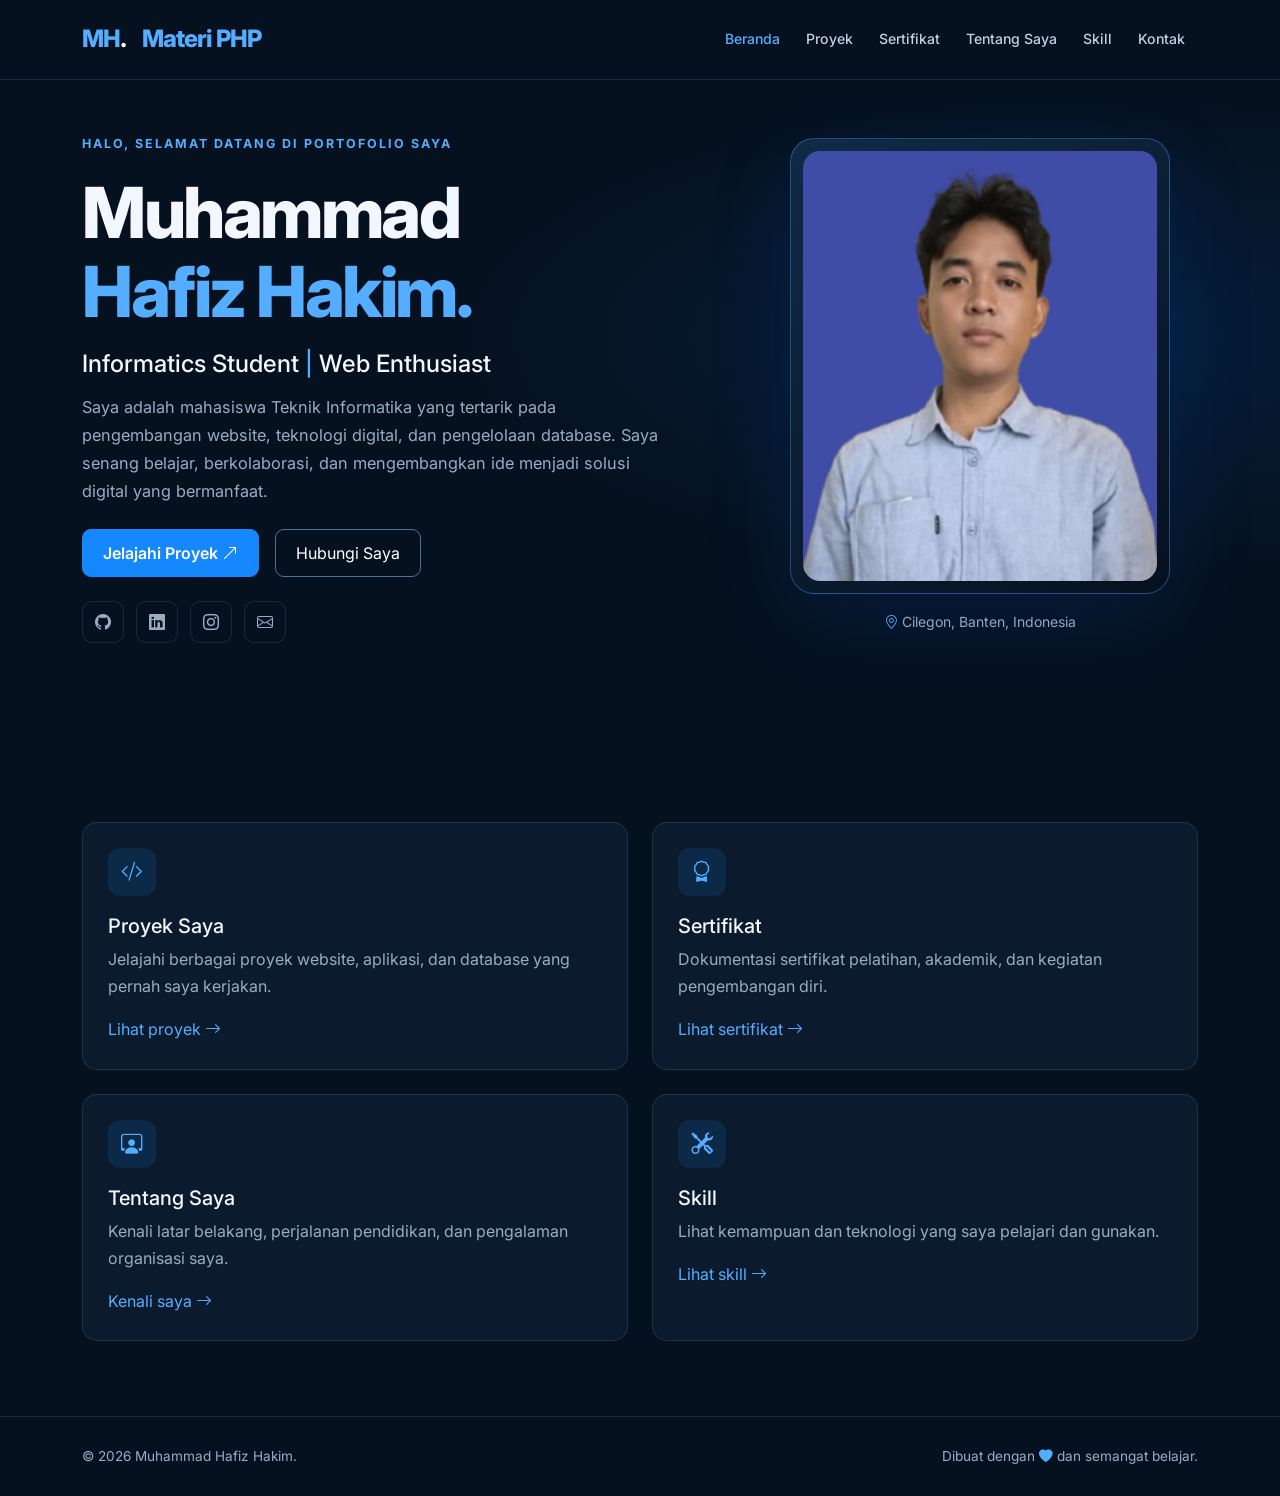
<file: index.html>
<!DOCTYPE html>
<html lang="id">
<head>
  <meta charset="UTF-8">
  <meta name="viewport" content="width=device-width, initial-scale=1">
  <meta name="description" content="Portofolio Muhammad Hafiz Hakim, mahasiswa Teknik Informatika dan pengembang web.">
  <title>Hafiz Hakim | Personal Portfolio</title>
  <link href="https://cdn.jsdelivr.net/npm/bootstrap@5.3.3/dist/css/bootstrap.min.css" rel="stylesheet">
  <link href="https://cdn.jsdelivr.net/npm/bootstrap-icons@1.11.3/font/bootstrap-icons.min.css" rel="stylesheet">
  <link href="css/style.css" rel="stylesheet">
</head>
<body>

<nav class="navbar navbar-expand-lg fixed-top">
  <div class="container">
    <a class="navbar-brand" href="index.html">MH<span class="brand-dot">.</span></a> <a class="navbar-brand d-none d-lg-inline" href="https://andhaf.my.id/php/index.php">Materi PHP</a>
    <button class="navbar-toggler bg-light" data-bs-toggle="collapse" data-bs-target="#navMenu" aria-label="Buka navigasi">
      <span class="navbar-toggler-icon"></span>
    </button>
    <div class="collapse navbar-collapse" id="navMenu">
      <ul class="navbar-nav ms-auto align-items-lg-center">
        <li class="nav-item"><a class="nav-link" data-page="index.html" href="index.html">Beranda</a></li>
        <li class="nav-item"><a class="nav-link" data-page="proyek.html" href="proyek.html">Proyek</a></li>
        <li class="nav-item"><a class="nav-link" data-page="sertifikat.html" href="sertifikat.html">Sertifikat</a></li>
        <li class="nav-item"><a class="nav-link" data-page="tentang.html" href="tentang.html">Tentang Saya</a></li>
        <li class="nav-item"><a class="nav-link" data-page="skill.html" href="skill.html">Skill</a></li>
        <li class="nav-item"><a class="nav-link" data-page="kontak.html" href="kontak.html">Kontak</a></li>
      </ul>
    </div>
  </div>
</nav>

<main>
  <section class="hero">
    <div class="container">
      <div class="row align-items-center g-5">
        <div class="col-lg-7 reveal">
          <span class="eyebrow">HALO, SELAMAT DATANG DI PORTOFOLIO SAYA</span>
          <h1>Muhammad<br><span class="text-blue">Hafiz Hakim.</span></h1>
          <h4 class="mb-3">Informatics Student <span class="text-blue">|</span> Web Enthusiast</h4>
          <p class="hero-description mb-4">
            Saya adalah mahasiswa Teknik Informatika yang tertarik pada
            pengembangan website, teknologi digital, dan pengelolaan database.
            Saya senang belajar, berkolaborasi, dan mengembangkan ide menjadi
            solusi digital yang bermanfaat.
          </p>
          <div class="d-flex flex-wrap gap-3 mb-4">
            <a href="proyek.html" class="btn btn-primary-custom">Jelajahi Proyek <i class="bi bi-arrow-up-right"></i></a>
            <a href="kontak.html" class="btn btn-outline-custom">Hubungi Saya</a>
          </div>
          <div>
            <a class="social-link" href="https://github.com/Hafiz1310" target="_blank" rel="noopener" aria-label="GitHub"><i class="bi bi-github"></i></a>
            <a class="social-link" href="https://www.linkedin.com/in/m-hafiz-hakim-758389445/" target="_blank" rel="noopener" aria-label="LinkedIn"><i class="bi bi-linkedin"></i></a>
            <a class="social-link" href="https://instagram.com/mhz_hakim" target="_blank" rel="noopener" aria-label="Instagram"><i class="bi bi-instagram"></i></a>
            <a class="social-link" href="kontak.html" aria-label="Email"><i class="bi bi-envelope"></i></a>
          </div>
        </div>

        <div class="col-lg-5 reveal">
          <div class="profile-frame">
            <img src="assets/img/profile.jpg" alt="Foto profil Muhammad Hafiz Hakim"
              onerror="this.style.display='none';this.nextElementSibling.style.display='grid'">
            <div class="profile-placeholder" style="display:none">MH.</div>
          </div>
          <div class="text-center mt-3 text-muted-custom small">
            <i class="bi bi-geo-alt text-blue"></i> Cilegon, Banten, Indonesia
          </div>
        </div>
      </div>
    </div>
  </section>

  <section class="section">
    <div class="container">
      <div class="row g-4">
        <div class="col-6 reveal">
          <a href="proyek.html" class="info-card home-info-card d-block">
            <div class="info-icon"><i class="bi bi-code-slash"></i></div>
            <h5>Proyek Saya</h5>
            <p class="text-muted-custom mb-0">Jelajahi berbagai proyek website, aplikasi, dan database yang pernah saya kerjakan.</p>
            <span class="text-blue d-inline-block mt-3">Lihat proyek <i class="bi bi-arrow-right"></i></span>
          </a>
        </div>
        <div class="col-6 reveal">
          <a href="sertifikat.html" class="info-card home-info-card d-block">
            <div class="info-icon"><i class="bi bi-award"></i></div>
            <h5>Sertifikat</h5>
            <p class="text-muted-custom mb-0">Dokumentasi sertifikat pelatihan, akademik, dan kegiatan pengembangan diri.</p>
            <span class="text-blue d-inline-block mt-3">Lihat sertifikat <i class="bi bi-arrow-right"></i></span>
          </a>
        </div>
        <div class="col-6 reveal">
          <a href="tentang.html" class="info-card home-info-card d-block">
            <div class="info-icon"><i class="bi bi-person-workspace"></i></div>
            <h5>Tentang Saya</h5>
            <p class="text-muted-custom mb-0">Kenali latar belakang, perjalanan pendidikan, dan pengalaman organisasi saya.</p>
            <span class="text-blue d-inline-block mt-3">Kenali saya <i class="bi bi-arrow-right"></i></span>
          </a>
        </div>
        <div class="col-6 reveal">
          <a href="skill.html" class="info-card home-info-card d-block">
            <div class="info-icon"><i class="bi bi-tools"></i></div>
            <h5>Skill</h5>
            <p class="text-muted-custom mb-0">Lihat kemampuan dan teknologi yang saya pelajari dan gunakan.</p>
            <span class="text-blue d-inline-block mt-3">Lihat skill <i class="bi bi-arrow-right"></i></span>
          </a>
        </div>
      </div>
    </div>
  </section>
</main>

<footer>
  <div class="container d-flex flex-wrap justify-content-between gap-2">
    <span>© <span data-year></span> Muhammad Hafiz Hakim.</span>
    <span>Dibuat dengan <i class="bi bi-heart-fill text-blue"></i> dan semangat belajar.</span>
  </div>
</footer>

<button class="back-top" aria-label="Kembali ke atas"><i class="bi bi-arrow-up"></i></button>
<script src="https://cdn.jsdelivr.net/npm/bootstrap@5.3.3/dist/js/bootstrap.bundle.min.js"></script>
<script src="js/script.js"></script>
</body>
</html>
</file>
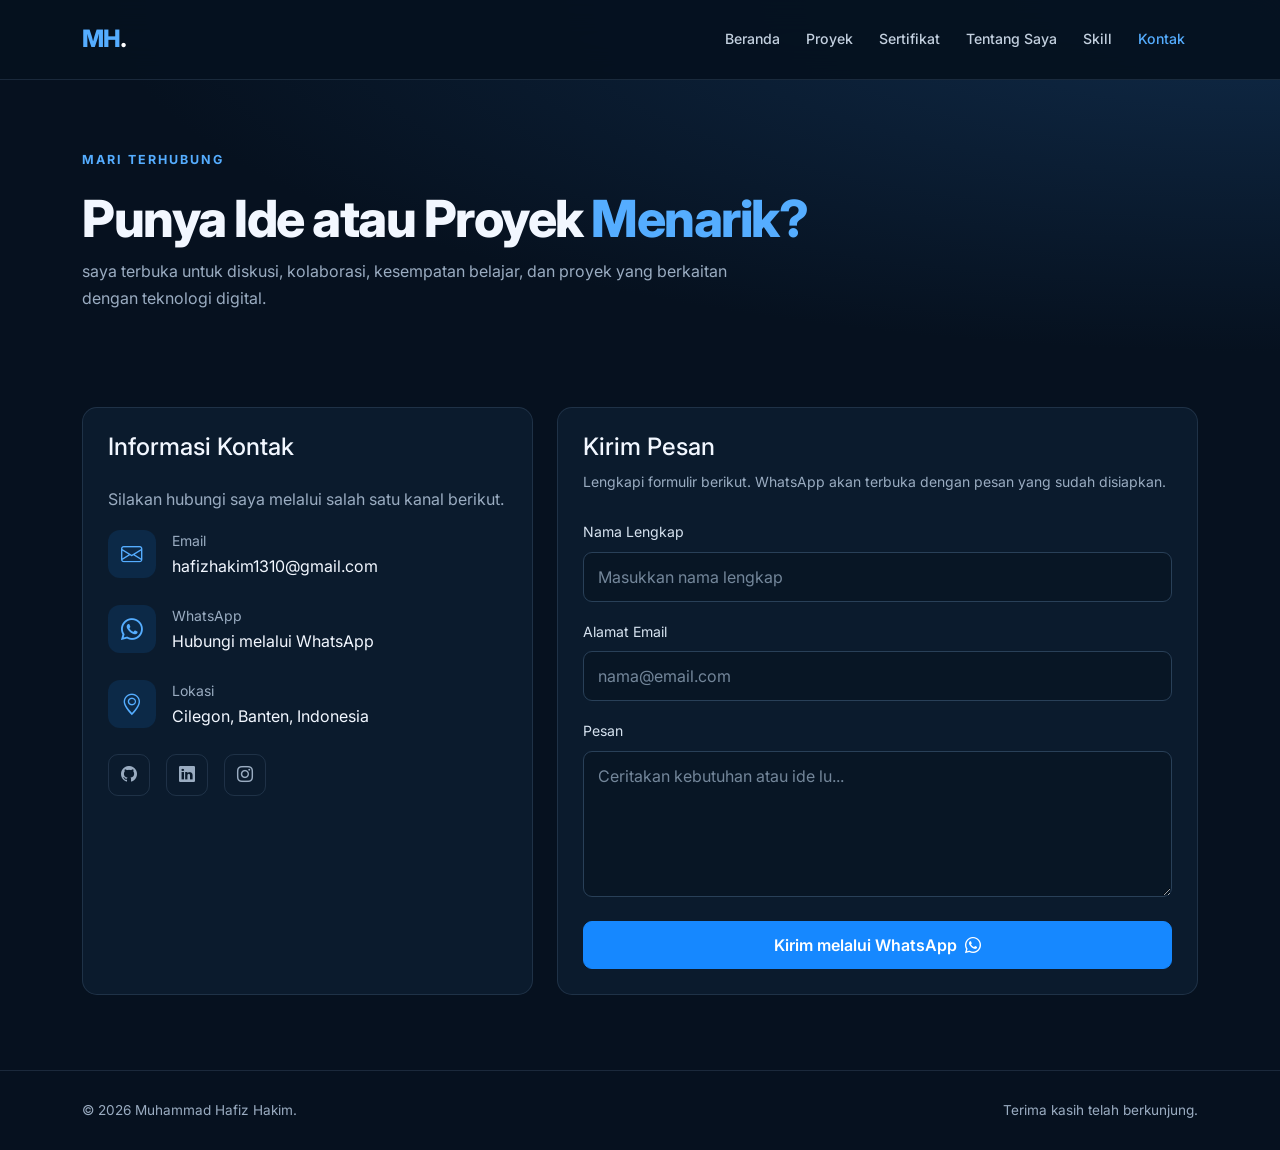
<file: kontak.html>
<!DOCTYPE html>
<html lang="id">
<head>
<meta charset="UTF-8"><meta name="viewport" content="width=device-width, initial-scale=1">
<title>Kontak | Hafiz Hakim</title>
<link href="https://cdn.jsdelivr.net/npm/bootstrap@5.3.3/dist/css/bootstrap.min.css" rel="stylesheet">
<link href="https://cdn.jsdelivr.net/npm/bootstrap-icons@1.11.3/font/bootstrap-icons.min.css" rel="stylesheet">
<link href="css/style.css" rel="stylesheet">
</head>
<body>
<nav class="navbar navbar-expand-lg fixed-top"><div class="container">
<a class="navbar-brand" href="index.html">MH<span class="brand-dot">.</span></a>
<button class="navbar-toggler bg-light" data-bs-toggle="collapse" data-bs-target="#navMenu" aria-label="Buka navigasi"><span class="navbar-toggler-icon"></span></button>
<div class="collapse navbar-collapse" id="navMenu"><ul class="navbar-nav ms-auto align-items-lg-center">
<li class="nav-item"><a class="nav-link" data-page="index.html" href="index.html">Beranda</a></li>
<li class="nav-item"><a class="nav-link" data-page="proyek.html" href="proyek.html">Proyek</a></li>
<li class="nav-item"><a class="nav-link" data-page="sertifikat.html" href="sertifikat.html">Sertifikat</a></li>
<li class="nav-item"><a class="nav-link" data-page="tentang.html" href="tentang.html">Tentang Saya</a></li>
<li class="nav-item"><a class="nav-link" data-page="skill.html" href="skill.html">Skill</a></li>
<li class="nav-item"><a class="nav-link" data-page="kontak.html" href="kontak.html">Kontak</a></li>
</ul></div></div></nav>

<header class="page-header"><div class="container reveal">
<span class="eyebrow">MARI TERHUBUNG</span>
<h1 class="mt-3">Punya Ide atau Proyek <span class="text-blue">Menarik?</span></h1>
<p class="section-subtitle">saya terbuka untuk diskusi, kolaborasi, kesempatan belajar, dan proyek yang berkaitan dengan teknologi digital.</p>
</div></header>

<main class="section pt-4"><div class="container"><div class="row g-4">
<div class="col-lg-5 reveal"><div class="contact-panel">
<h4 class="mb-4">Informasi Kontak</h4>
<p class="text-muted-custom">Silakan hubungi saya melalui salah satu kanal berikut.</p>

<div class="d-flex gap-3 align-items-center mb-4">
<div class="info-icon mb-0"><i class="bi bi-envelope"></i></div>
<div><div class="text-muted-custom small">Email</div><a href="mailto:emailkamu@example.com">hafizhakim1310@gmail.com</a></div>
</div>
<div class="d-flex gap-3 align-items-center mb-4">
<div class="info-icon mb-0"><i class="bi bi-whatsapp"></i></div>
<div><div class="text-muted-custom small">WhatsApp</div><a href="https://wa.me/6281315445895" target="_blank" rel="noopener">Hubungi melalui WhatsApp</a></div>
</div>
<div class="d-flex gap-3 align-items-center mb-4">
<div class="info-icon mb-0"><i class="bi bi-geo-alt"></i></div>
<div><div class="text-muted-custom small">Lokasi</div><span>Cilegon, Banten, Indonesia</span></div>
</div>
<div class="d-flex gap-2 flex-wrap mt-4">
<a href="https://github.com/Hafiz1310" target="_blank" rel="noopener" class="social-link" aria-label="GitHub"><i class="bi bi-github"></i></a>
<a href="https://www.linkedin.com/in/m-hafiz-hakim-758389445/" target="_blank" rel="noopener" class="social-link" aria-label="LinkedIn"><i class="bi bi-linkedin"></i></a>
<a href="https://instagram.com/mhz_hakim" target="_blank" rel="noopener" class="social-link" aria-label="Instagram"><i class="bi bi-instagram"></i></a>
</div>
</div></div>

<div class="col-lg-7 reveal"><div class="contact-panel">
<h4 class="mb-2">Kirim Pesan</h4>
<p class="text-muted-custom small mb-4">Lengkapi formulir berikut. WhatsApp akan terbuka dengan pesan yang sudah disiapkan.</p>
<form id="contactForm">
<div class="mb-3"><label for="contactName" class="form-label">Nama Lengkap</label><input class="form-control" id="contactName" name="name" placeholder="Masukkan nama lengkap" required maxlength="100"></div>
<div class="mb-3"><label for="contactEmail" class="form-label">Alamat Email</label><input type="email" class="form-control" id="contactEmail" name="email" placeholder="nama@email.com" required maxlength="150"></div>
<div class="mb-4"><label for="contactMessage" class="form-label">Pesan</label><textarea class="form-control" id="contactMessage" name="message" rows="5" placeholder="Ceritakan kebutuhan atau ide lu..." required maxlength="3000"></textarea></div>
<button type="submit" class="btn btn-primary-custom w-100">Kirim melalui WhatsApp <i class="bi bi-whatsapp ms-1"></i></button>
</form>
</div></div>
</div></div></main>

<footer><div class="container d-flex flex-wrap justify-content-between gap-2"><span>© <span data-year></span> Muhammad Hafiz Hakim.</span><span>Terima kasih telah berkunjung.</span></div></footer>
<button class="back-top" aria-label="Kembali ke atas"><i class="bi bi-arrow-up"></i></button>
<script src="https://cdn.jsdelivr.net/npm/bootstrap@5.3.3/dist/js/bootstrap.bundle.min.js"></script><script src="js/script.js"></script>
</body></html>
</file>
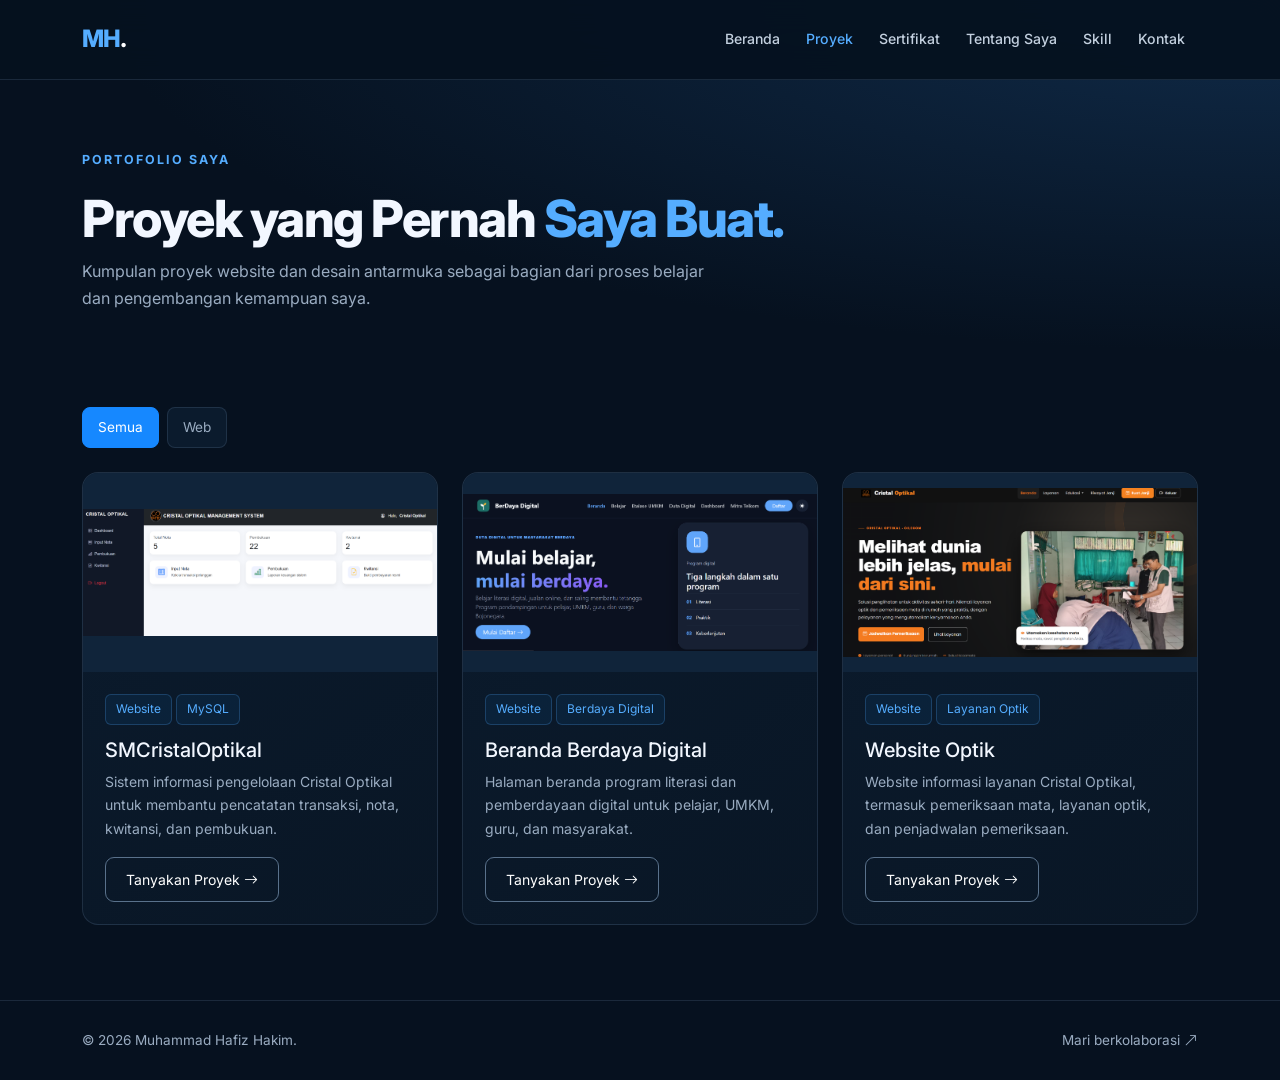
<file: proyek.html>
<!DOCTYPE html>
<html lang="id">
<head>
  <meta charset="UTF-8">
  <meta name="viewport" content="width=device-width, initial-scale=1">
  <title>Proyek | Hafiz Hakim</title>
  <link href="https://cdn.jsdelivr.net/npm/bootstrap@5.3.3/dist/css/bootstrap.min.css" rel="stylesheet">
  <link href="https://cdn.jsdelivr.net/npm/bootstrap-icons@1.11.3/font/bootstrap-icons.min.css" rel="stylesheet">
  <link href="css/style.css" rel="stylesheet">
</head>
<body>
<nav class="navbar navbar-expand-lg fixed-top"><div class="container">
  <a class="navbar-brand" href="index.html">MH<span class="brand-dot">.</span></a>
  <button class="navbar-toggler bg-light" data-bs-toggle="collapse" data-bs-target="#navMenu" aria-label="Buka navigasi"><span class="navbar-toggler-icon"></span></button>
  <div class="collapse navbar-collapse" id="navMenu"><ul class="navbar-nav ms-auto align-items-lg-center">
    <li class="nav-item"><a class="nav-link" data-page="index.html" href="index.html">Beranda</a></li>
    <li class="nav-item"><a class="nav-link" data-page="proyek.html" href="proyek.html">Proyek</a></li>
    <li class="nav-item"><a class="nav-link" data-page="sertifikat.html" href="sertifikat.html">Sertifikat</a></li>
    <li class="nav-item"><a class="nav-link" data-page="tentang.html" href="tentang.html">Tentang Saya</a></li>
    <li class="nav-item"><a class="nav-link" data-page="skill.html" href="skill.html">Skill</a></li>
    <li class="nav-item"><a class="nav-link" data-page="kontak.html" href="kontak.html">Kontak</a></li>
  </ul></div>
</div></nav>

<header class="page-header"><div class="container reveal">
  <span class="eyebrow">PORTOFOLIO SAYA</span>
  <h1 class="mt-3">Proyek yang Pernah <span class="text-blue">Saya Buat.</span></h1>
  <p class="section-subtitle">Kumpulan proyek website dan desain antarmuka sebagai bagian dari proses belajar dan pengembangan kemampuan saya.</p>
</div></header>

<main class="section pt-4"><div class="container">
  <div class="d-flex flex-wrap gap-2 mb-4" data-filter-group="projects">
    <button class="filter-btn active" data-filter="all">Semua</button>
    <button class="filter-btn" data-filter="web">Web</button>
  </div>

  <div class="row g-4">
    <div class="col-md-6 col-lg-4" data-card-group="projects" data-category="web">
      <article class="custom-card reveal">
        <img class="project-image" src="assets/img/SICristalOptikal.jpg" alt="Sistem Informasi Cristal Optikal" loading="lazy">
        <div class="card-body-custom">
          <span class="tag">Website</span><span class="tag">MySQL</span>
          <h5 class="mt-2">SMCristalOptikal</h5>
          <p class="text-muted-custom small">Sistem informasi pengelolaan Cristal Optikal untuk membantu pencatatan transaksi, nota, kwitansi, dan pembukuan.</p>
          <a class="btn btn-outline-custom btn-sm" href="kontak.html">Tanyakan Proyek <i class="bi bi-arrow-right"></i></a>
        </div>
      </article>
    </div>

    <div class="col-md-6 col-lg-4" data-card-group="projects" data-category="web">
      <article class="custom-card reveal">
        <img class="project-image" src="assets/img/Beranda-BerdayaDigital.jpg" alt="Beranda website Berdaya Digital" loading="lazy">
        <div class="card-body-custom">
          <span class="tag">Website</span><span class="tag">Berdaya Digital</span>
          <h5 class="mt-2">Beranda Berdaya Digital</h5>
          <p class="text-muted-custom small">Halaman beranda program literasi dan pemberdayaan digital untuk pelajar, UMKM, guru, dan masyarakat.</p>
          <a class="btn btn-outline-custom btn-sm" href="kontak.html">Tanyakan Proyek <i class="bi bi-arrow-right"></i></a>
        </div>
      </article>
    </div>

    <div class="col-md-6 col-lg-4" data-card-group="projects" data-category="web">
      <article class="custom-card reveal">
        <img class="project-image" src="assets/img/Website_Optik.jpg" alt="Website layanan Cristal Optikal" loading="lazy">
        <div class="card-body-custom">
          <span class="tag">Website</span><span class="tag">Layanan Optik</span>
          <h5 class="mt-2">Website Optik</h5>
          <p class="text-muted-custom small">Website informasi layanan Cristal Optikal, termasuk pemeriksaan mata, layanan optik, dan penjadwalan pemeriksaan.</p>
          <a class="btn btn-outline-custom btn-sm" href="kontak.html">Tanyakan Proyek <i class="bi bi-arrow-right"></i></a>
        </div>
      </article>
    </div>

  </div>
</div></main>

<footer><div class="container d-flex flex-wrap justify-content-between gap-2"><span>© <span data-year></span> Muhammad Hafiz Hakim.</span><a href="kontak.html">Mari berkolaborasi <i class="bi bi-arrow-up-right"></i></a></div></footer>
<button class="back-top" aria-label="Kembali ke atas"><i class="bi bi-arrow-up"></i></button>
<script src="https://cdn.jsdelivr.net/npm/bootstrap@5.3.3/dist/js/bootstrap.bundle.min.js"></script><script src="js/script.js"></script>
</body></html>
</file>
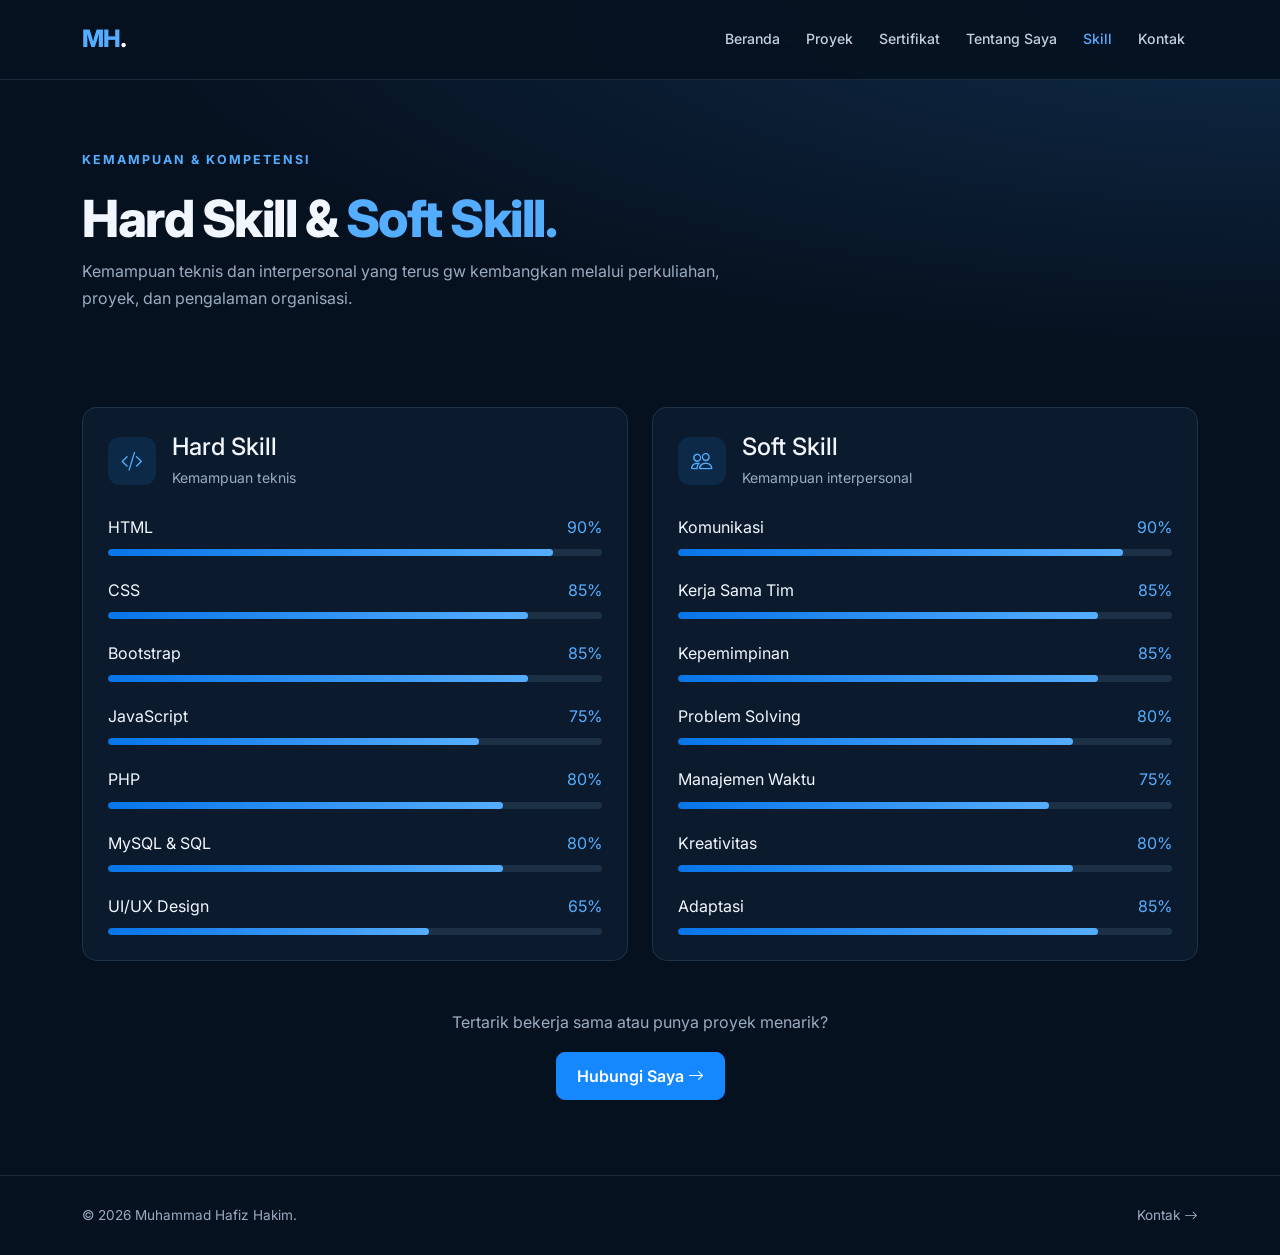
<file: skill.html>
<!DOCTYPE html>
<html lang="id">
<head>
<meta charset="UTF-8"><meta name="viewport" content="width=device-width, initial-scale=1">
<title>Skill | Hafiz Hakim</title>
<link href="https://cdn.jsdelivr.net/npm/bootstrap@5.3.3/dist/css/bootstrap.min.css" rel="stylesheet">
<link href="https://cdn.jsdelivr.net/npm/bootstrap-icons@1.11.3/font/bootstrap-icons.min.css" rel="stylesheet">
<link href="css/style.css" rel="stylesheet">
</head>
<body>
<nav class="navbar navbar-expand-lg fixed-top"><div class="container">
<a class="navbar-brand" href="index.html">MH<span class="brand-dot">.</span></a>
<button class="navbar-toggler bg-light" data-bs-toggle="collapse" data-bs-target="#navMenu" aria-label="Buka navigasi"><span class="navbar-toggler-icon"></span></button>
<div class="collapse navbar-collapse" id="navMenu"><ul class="navbar-nav ms-auto align-items-lg-center">
<li class="nav-item"><a class="nav-link" data-page="index.html" href="index.html">Beranda</a></li>
<li class="nav-item"><a class="nav-link" data-page="proyek.html" href="proyek.html">Proyek</a></li>
<li class="nav-item"><a class="nav-link" data-page="sertifikat.html" href="sertifikat.html">Sertifikat</a></li>
<li class="nav-item"><a class="nav-link" data-page="tentang.html" href="tentang.html">Tentang Saya</a></li>
<li class="nav-item"><a class="nav-link" data-page="skill.html" href="skill.html">Skill</a></li>
<li class="nav-item"><a class="nav-link" data-page="kontak.html" href="kontak.html">Kontak</a></li>
</ul></div></div></nav>

<header class="page-header"><div class="container reveal">
<span class="eyebrow">KEMAMPUAN & KOMPETENSI</span>
<h1 class="mt-3">Hard Skill & <span class="text-blue">Soft Skill.</span></h1>
<p class="section-subtitle">Kemampuan teknis dan interpersonal yang terus gw kembangkan melalui perkuliahan, proyek, dan pengalaman organisasi.</p>
</div></header>

<main class="section pt-4"><div class="container"><div class="row g-4">
<div class="col-lg-6 reveal"><div class="skill-panel">
<div class="d-flex align-items-center gap-3 mb-4"><div class="info-icon mb-0"><i class="bi bi-code-slash"></i></div><div><h4 class="mb-1">Hard Skill</h4><p class="text-muted-custom small mb-0">Kemampuan teknis</p></div></div>

<div class="skill-row"><div class="d-flex justify-content-between"><span>HTML</span><span class="text-blue">90%</span></div><div class="skill-track"><div class="skill-fill" style="width:90%"></div></div></div>
<div class="skill-row"><div class="d-flex justify-content-between"><span>CSS</span><span class="text-blue">85%</span></div><div class="skill-track"><div class="skill-fill" style="width:85%"></div></div></div>
<div class="skill-row"><div class="d-flex justify-content-between"><span>Bootstrap</span><span class="text-blue">85%</span></div><div class="skill-track"><div class="skill-fill" style="width:85%"></div></div></div>
<div class="skill-row"><div class="d-flex justify-content-between"><span>JavaScript</span><span class="text-blue">75%</span></div><div class="skill-track"><div class="skill-fill" style="width:75%"></div></div></div>
<div class="skill-row"><div class="d-flex justify-content-between"><span>PHP</span><span class="text-blue">80%</span></div><div class="skill-track"><div class="skill-fill" style="width:80%"></div></div></div>
<div class="skill-row"><div class="d-flex justify-content-between"><span>MySQL & SQL</span><span class="text-blue">80%</span></div><div class="skill-track"><div class="skill-fill" style="width:80%"></div></div></div>
<div class="skill-row mb-0"><div class="d-flex justify-content-between"><span>UI/UX Design</span><span class="text-blue">65%</span></div><div class="skill-track"><div class="skill-fill" style="width:65%"></div></div></div>
</div></div>

<div class="col-lg-6 reveal"><div class="skill-panel">
<div class="d-flex align-items-center gap-3 mb-4"><div class="info-icon mb-0"><i class="bi bi-people"></i></div><div><h4 class="mb-1">Soft Skill</h4><p class="text-muted-custom small mb-0">Kemampuan interpersonal</p></div></div>

<div class="skill-row"><div class="d-flex justify-content-between"><span>Komunikasi</span><span class="text-blue">90%</span></div><div class="skill-track"><div class="skill-fill" style="width:90%"></div></div></div>
<div class="skill-row"><div class="d-flex justify-content-between"><span>Kerja Sama Tim</span><span class="text-blue">85%</span></div><div class="skill-track"><div class="skill-fill" style="width:85%"></div></div></div>
<div class="skill-row"><div class="d-flex justify-content-between"><span>Kepemimpinan</span><span class="text-blue">85%</span></div><div class="skill-track"><div class="skill-fill" style="width:85%"></div></div></div>
<div class="skill-row"><div class="d-flex justify-content-between"><span>Problem Solving</span><span class="text-blue">80%</span></div><div class="skill-track"><div class="skill-fill" style="width:80%"></div></div></div>
<div class="skill-row"><div class="d-flex justify-content-between"><span>Manajemen Waktu</span><span class="text-blue">75%</span></div><div class="skill-track"><div class="skill-fill" style="width:75%"></div></div></div>
<div class="skill-row"><div class="d-flex justify-content-between"><span>Kreativitas</span><span class="text-blue">80%</span></div><div class="skill-track"><div class="skill-fill" style="width:80%"></div></div></div>
<div class="skill-row mb-0"><div class="d-flex justify-content-between"><span>Adaptasi</span><span class="text-blue">85%</span></div><div class="skill-track"><div class="skill-fill" style="width:85%"></div></div></div>
</div></div>
</div>
<div class="text-center mt-5 reveal"><p class="text-muted-custom">Tertarik bekerja sama atau punya proyek menarik?</p><a href="kontak.html" class="btn btn-primary-custom">Hubungi Saya <i class="bi bi-arrow-right"></i></a></div>
</div></main>

<footer><div class="container d-flex flex-wrap justify-content-between gap-2"><span>© <span data-year></span> Muhammad Hafiz Hakim.</span><a href="kontak.html">Kontak <i class="bi bi-arrow-right"></i></a></div></footer>
<button class="back-top" aria-label="Kembali ke atas"><i class="bi bi-arrow-up"></i></button>
<script src="https://cdn.jsdelivr.net/npm/bootstrap@5.3.3/dist/js/bootstrap.bundle.min.js"></script><script src="js/script.js"></script>
</body></html>
</file>
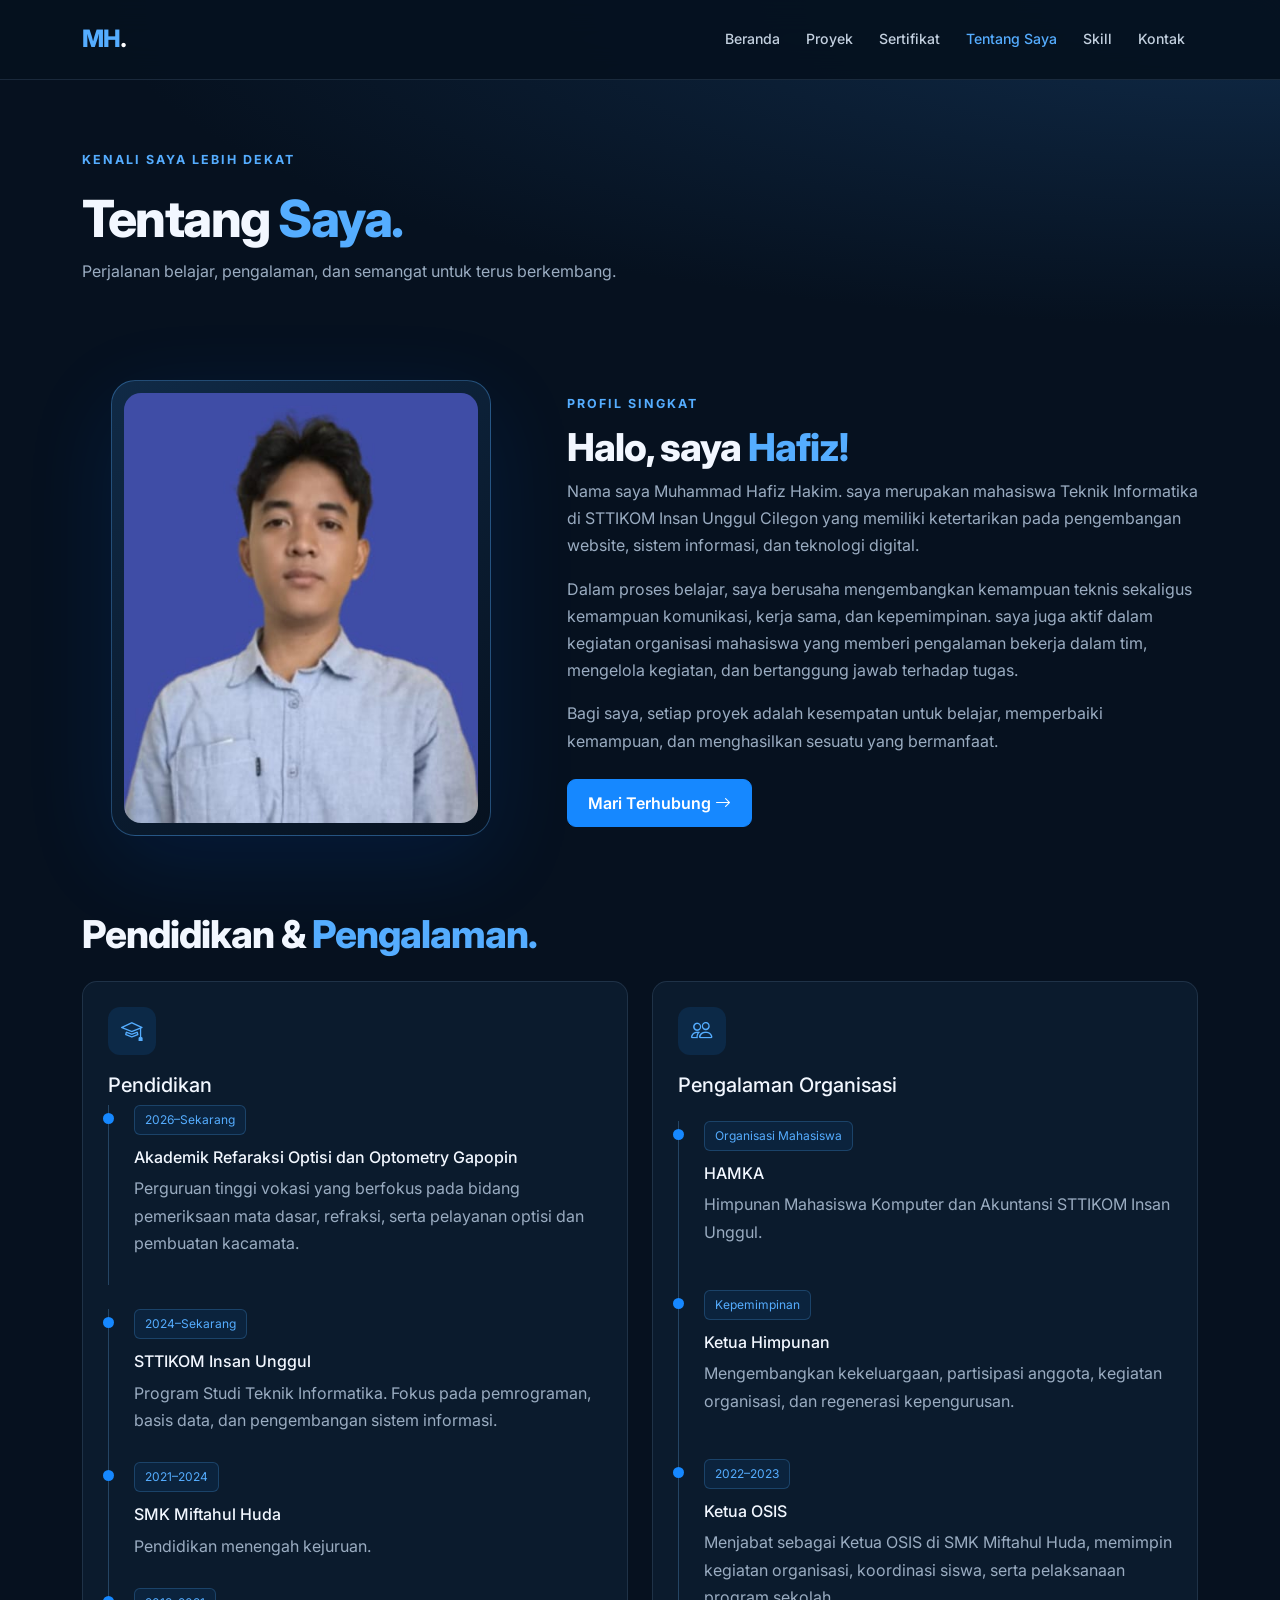
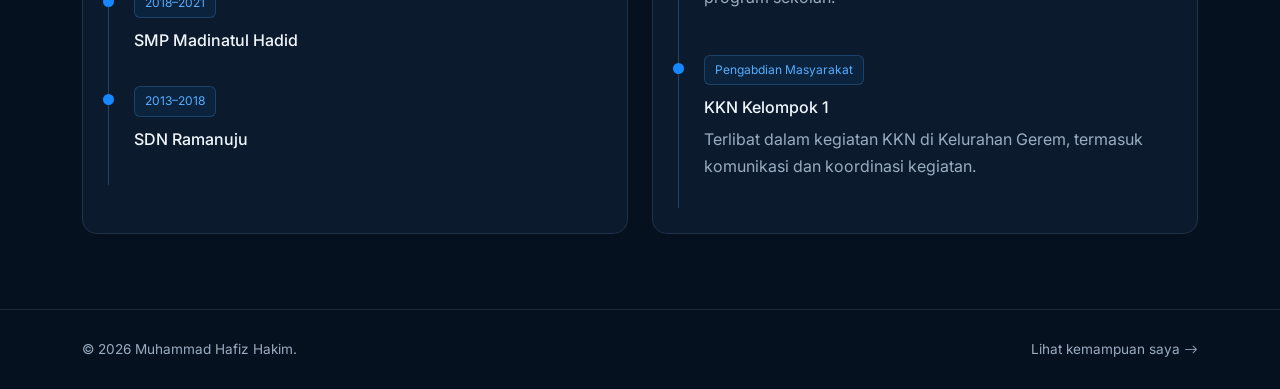
<file: tentang.html>
<!DOCTYPE html>
<html lang="id">
<head>
<meta charset="UTF-8"><meta name="viewport" content="width=device-width, initial-scale=1">
<title>Tentang Saya | Hafiz Hakim</title>
<link href="https://cdn.jsdelivr.net/npm/bootstrap@5.3.3/dist/css/bootstrap.min.css" rel="stylesheet">
<link href="https://cdn.jsdelivr.net/npm/bootstrap-icons@1.11.3/font/bootstrap-icons.min.css" rel="stylesheet">
<link href="css/style.css" rel="stylesheet">
</head>
<body>
<nav class="navbar navbar-expand-lg fixed-top"><div class="container">
<a class="navbar-brand" href="index.html">MH<span class="brand-dot">.</span></a>
<button class="navbar-toggler bg-light" data-bs-toggle="collapse" data-bs-target="#navMenu" aria-label="Buka navigasi"><span class="navbar-toggler-icon"></span></button>
<div class="collapse navbar-collapse" id="navMenu"><ul class="navbar-nav ms-auto align-items-lg-center">
<li class="nav-item"><a class="nav-link" data-page="index.html" href="index.html">Beranda</a></li>
<li class="nav-item"><a class="nav-link" data-page="proyek.html" href="proyek.html">Proyek</a></li>
<li class="nav-item"><a class="nav-link" data-page="sertifikat.html" href="sertifikat.html">Sertifikat</a></li>
<li class="nav-item"><a class="nav-link" data-page="tentang.html" href="tentang.html">Tentang Saya</a></li>
<li class="nav-item"><a class="nav-link" data-page="skill.html" href="skill.html">Skill</a></li>
<li class="nav-item"><a class="nav-link" data-page="kontak.html" href="kontak.html">Kontak</a></li>
</ul></div></div></nav>

<header class="page-header"><div class="container reveal">
<span class="eyebrow">KENALI SAYA LEBIH DEKAT</span>
<h1 class="mt-3">Tentang <span class="text-blue">Saya.</span></h1>
<p class="section-subtitle">Perjalanan belajar, pengalaman, dan semangat untuk terus berkembang.</p>
</div></header>

<main>
<section class="section pt-4"><div class="container"><div class="row align-items-center g-5">
<div class="col-lg-5 reveal"><div class="profile-frame">
<img src="assets/img/profile.jpg" alt="Foto Hafiz Hakim" onerror="this.style.display='none';this.nextElementSibling.style.display='grid'">
<div class="profile-placeholder" style="display:none">MH.</div>
</div></div>
<div class="col-lg-7 reveal">
<span class="eyebrow">PROFIL SINGKAT</span>
<h2 class="section-title mt-2">Halo, saya <span class="text-blue">Hafiz!</span></h2>
<p class="text-muted-custom">Nama saya Muhammad Hafiz Hakim. saya merupakan mahasiswa Teknik Informatika di STTIKOM Insan Unggul Cilegon yang memiliki ketertarikan pada pengembangan website, sistem informasi, dan teknologi digital.</p>
<p class="text-muted-custom">Dalam proses belajar, saya berusaha mengembangkan kemampuan teknis sekaligus kemampuan komunikasi, kerja sama, dan kepemimpinan. saya juga aktif dalam kegiatan organisasi mahasiswa yang memberi pengalaman bekerja dalam tim, mengelola kegiatan, dan bertanggung jawab terhadap tugas.</p>
<p class="text-muted-custom">Bagi saya, setiap proyek adalah kesempatan untuk belajar, memperbaiki kemampuan, dan menghasilkan sesuatu yang bermanfaat.</p>
<a href="kontak.html" class="btn btn-primary-custom mt-2">Mari Terhubung <i class="bi bi-arrow-right"></i></a>
</div></div></div></section>

<section class="section pt-0"><div class="container">
<h2 class="section-title mb-4 reveal">Pendidikan & <span class="text-blue">Pengalaman.</span></h2>
<div class="row g-4">
<div class="col-lg-6 reveal"><div class="info-card">
<div class="info-icon"><i class="bi bi-mortarboard"></i></div>
<h5>Pendidikan</h5>
<div class="timeline-item"><span class="tag">2026–Sekarang</span><h6 class="mt-2">Akademik Refaraksi Optisi dan Optometry Gapopin</h6><p class="text-muted-custom mb-0">Perguruan tinggi vokasi yang berfokus pada bidang pemeriksaan mata dasar, refraksi, serta pelayanan optisi dan pembuatan kacamata.</p></div>
<div class="timeline-item mt-4"><span class="tag">2024–Sekarang</span><h6 class="mt-2">STTIKOM Insan Unggul</h6><p class="text-muted-custom mb-0">Program Studi Teknik Informatika. Fokus pada pemrograman, basis data, dan pengembangan sistem informasi.</p></div>
<div class="timeline-item"><span class="tag">2021–2024</span><h6 class="mt-2">SMK Miftahul Huda</h6><p class="text-muted-custom mb-0">Pendidikan menengah kejuruan.</p></div>
<div class="timeline-item"><span class="tag">2018–2021</span><h6 class="mt-2">SMP Madinatul Hadid</h6></div>
<div class="timeline-item mb-0"><span class="tag">2013–2018</span><h6 class="mt-2">SDN Ramanuju</h6></div>
</div></div>
<div class="col-lg-6 reveal"><div class="info-card">
<div class="info-icon"><i class="bi bi-people"></i></div>
<h5>Pengalaman Organisasi</h5>
<div class="timeline-item mt-4"><span class="tag">Organisasi Mahasiswa</span><h6 class="mt-2">HAMKA</h6><p class="text-muted-custom">Himpunan Mahasiswa Komputer dan Akuntansi STTIKOM Insan Unggul.</p></div>
<div class="timeline-item"><span class="tag">Kepemimpinan</span><h6 class="mt-2">Ketua Himpunan</h6><p class="text-muted-custom">Mengembangkan kekeluargaan, partisipasi anggota, kegiatan organisasi, dan regenerasi kepengurusan.</p></div>
<div class="timeline-item"><span class="tag">2022–2023</span><h6 class="mt-2">Ketua OSIS</h6><p class="text-muted-custom">Menjabat sebagai Ketua OSIS di SMK Miftahul Huda, memimpin kegiatan organisasi, koordinasi siswa, serta pelaksanaan program sekolah.</p></div>
<div class="timeline-item mb-0"><span class="tag">Pengabdian Masyarakat</span><h6 class="mt-2">KKN Kelompok 1</h6><p class="text-muted-custom mb-0">Terlibat dalam kegiatan KKN di Kelurahan Gerem, termasuk komunikasi dan koordinasi kegiatan.</p></div>
</div></div>
</div></div></section>
</main>

<footer><div class="container d-flex flex-wrap justify-content-between gap-2"><span>© <span data-year></span> Muhammad Hafiz Hakim.</span><a href="skill.html">Lihat kemampuan saya <i class="bi bi-arrow-right"></i></a></div></footer>
<button class="back-top" aria-label="Kembali ke atas"><i class="bi bi-arrow-up"></i></button>
<script src="https://cdn.jsdelivr.net/npm/bootstrap@5.3.3/dist/js/bootstrap.bundle.min.js"></script><script src="js/script.js"></script>
</body></html>
</file>
<file: css/style.css>
@import url('https://fonts.googleapis.com/css2?family=Inter:wght@400;500;600;700;800&display=swap');

:root {
  --bg: #06111f;
  --surface: #0b1b2d;
  --surface-2: #10243a;
  --blue: #1688ff;
  --blue-light: #55adff;
  --text: #f2f7ff;
  --muted: #9aacc1;
  --border: rgba(145, 183, 222, .15);
}

* { box-sizing: border-box; }
html { scroll-behavior: smooth; scroll-padding-top: 90px; }

body {
  margin: 0;
  background: var(--bg);
  color: var(--text);
  font-family: 'Inter', sans-serif;
  line-height: 1.7;
}

a { color: inherit; text-decoration: none; }
img { max-width: 100%; }
.text-muted-custom { color: var(--muted) !important; }
.text-blue { color: var(--blue-light); }

.navbar {
  background: rgba(6, 17, 31, .94);
  border-bottom: 1px solid var(--border);
  backdrop-filter: blur(16px);
  padding: 14px 0;
}

.navbar-brand {
  color: var(--blue-light) !important;
  font-size: 1.5rem;
  font-weight: 800;
  letter-spacing: -1px;
}

.brand-dot { color: white; }
.nav-link {
  color: #c3d0df !important;
  font-size: .88rem;
  font-weight: 500;
  margin: 0 5px;
  transition: .25s;
}
.nav-link:hover, .nav-link.active { color: var(--blue-light) !important; }

.btn-primary-custom {
  background: var(--blue);
  color: white;
  border: 1px solid var(--blue);
  border-radius: 9px;
  padding: 11px 20px;
  font-weight: 600;
  transition: .25s;
}
.btn-primary-custom:hover {
  background: #0875e8;
  color: white;
  transform: translateY(-2px);
}

.btn-outline-custom {
  color: white;
  border: 1px solid #59718b;
  border-radius: 9px;
  padding: 11px 20px;
  transition: .25s;
}
.btn-outline-custom:hover {
  color: white;
  border-color: var(--blue-light);
  background: rgba(22, 136, 255, .1);
}

.hero {
  min-height: 83vh;
  display: flex;
  align-items: center;
  padding: 95px 0 70px;
  background:
    radial-gradient(ellipse at 85% 45%, rgba(0, 93, 200, .17), transparent 42%),
    var(--bg);
}

.eyebrow {
  color: var(--blue-light);
  font-size: .78rem;
  font-weight: 700;
  letter-spacing: 2px;
  text-transform: uppercase;
}

.hero h1 {
  font-size: clamp(2.5rem, 5.5vw, 4.5rem);
  font-weight: 800;
  letter-spacing: -2.5px;
  line-height: 1.12;
  margin: 18px 0;
}

.hero-description {
  max-width: 580px;
  color: var(--muted);
  font-size: 1.02rem;
}

.profile-frame {
  position: relative;
  max-width: 380px;
  margin: auto;
  padding: 12px;
  border: 1px solid rgba(85, 173, 255, .35);
  border-radius: 24px;
  background: linear-gradient(145deg, #102a46, #06111f);
  box-shadow: 0 25px 90px rgba(0, 100, 255, .12);
}

.profile-frame img {
  width: 100%;
  height: 430px;
  object-fit: cover;
  object-position: center top;
  border-radius: 17px;
}

.profile-placeholder {
  min-height: 300px;
  display: grid;
  place-items: center;
  font-size: 5rem;
  color: var(--blue-light);
  background: var(--surface-2);
  border-radius: 15px;
}

.social-link {
  display: inline-flex;
  align-items: center;
  justify-content: center;
  width: 42px;
  height: 42px;
  margin-right: 8px;
  border: 1px solid var(--border);
  border-radius: 10px;
  color: var(--muted);
  transition: .2s;
}
.social-link:hover {
  color: white;
  border-color: var(--blue);
  background: rgba(22, 136, 255, .13);
}

.page-header {
  padding: 145px 0 55px;
  background: radial-gradient(ellipse at top right, #102b49, transparent 65%);
}
.page-header h1 {
  font-weight: 800;
  letter-spacing: -1.5px;
  font-size: clamp(2rem, 4vw, 3.3rem);
}

.section { padding: 75px 0; }
.section-title {
  font-size: clamp(1.7rem, 3vw, 2.4rem);
  font-weight: 800;
  letter-spacing: -1px;
}
.section-subtitle { color: var(--muted); max-width: 650px; }

.custom-card {
  height: 100%;
  background: linear-gradient(145deg, var(--surface), #091625);
  border: 1px solid var(--border);
  border-radius: 16px;
  overflow: hidden;
  transition: transform .25s, border-color .25s;
}
.custom-card:hover {
  transform: translateY(-5px);
  border-color: rgba(85, 173, 255, .5);
}

.project-image {
  display: block;
  width: 100%;
  aspect-ratio: 16 / 9;
  height: auto;
  object-fit: contain;
  background: var(--surface-2);
}
.certificate-image {
  width: 100%;
  height: 210px;
  object-fit: contain;
  padding: 12px;
  background: #e9eef5;
  cursor: zoom-in;
}
.card-body-custom { padding: 22px; }

.tag {
  display: inline-block;
  padding: 4px 10px;
  border: 1px solid rgba(85, 173, 255, .23);
  border-radius: 6px;
  color: var(--blue-light);
  background: rgba(22, 136, 255, .08);
  font-size: .75rem;
  margin: 0 4px 5px 0;
}

.filter-btn {
  color: var(--muted);
  background: var(--surface);
  border: 1px solid var(--border);
  border-radius: 8px;
  padding: 8px 15px;
  font-size: .85rem;
}
.filter-btn:hover, .filter-btn.active {
  background: var(--blue);
  color: white;
  border-color: var(--blue);
}

.info-card, .skill-panel, .contact-panel {
  height: 100%;
  padding: 25px;
  background: var(--surface);
  border: 1px solid var(--border);
  border-radius: 15px;
}
.info-icon {
  width: 48px;
  height: 48px;
  display: grid;
  place-items: center;
  border-radius: 12px;
  background: rgba(22, 136, 255, .12);
  color: var(--blue-light);
  font-size: 1.35rem;
  margin-bottom: 18px;
}

.timeline-item {
  position: relative;
  padding: 0 0 28px 25px;
  border-left: 1px solid #254564;
}
.timeline-item::before {
  content: '';
  position: absolute;
  left: -6px;
  top: 8px;
  width: 11px;
  height: 11px;
  border-radius: 50%;
  background: var(--blue);
}

.skill-row { margin-bottom: 21px; }
.skill-track {
  height: 7px;
  margin-top: 8px;
  background: #1c3046;
  border-radius: 20px;
  overflow: hidden;
}
.skill-fill {
  height: 100%;
  background: linear-gradient(90deg, #0875e8, #55adff);
  border-radius: 20px;
}

.form-control, .form-select {
  background: #081625;
  color: var(--text);
  border: 1px solid #294058;
  padding: 12px 14px;
  border-radius: 9px;
}
.form-control:focus, .form-select:focus {
  background: #081625;
  color: white;
  border-color: var(--blue);
  box-shadow: 0 0 0 .2rem rgba(22, 136, 255, .13);
}
.form-control::placeholder { color: #73869a; }
.form-label { color: #d6e2ef; font-size: .88rem; }

footer {
  border-top: 1px solid var(--border);
  padding: 28px 0;
  color: var(--muted);
  font-size: .85rem;
}

.back-top {
  position: fixed;
  right: 22px;
  bottom: 22px;
  width: 43px;
  height: 43px;
  z-index: 1000;
  border: 0;
  border-radius: 10px;
  background: var(--blue);
  color: white;
  display: none;
  box-shadow: 0 8px 25px rgba(0, 0, 0, .3);
}
.back-top.show { display: block; }

.reveal {
  opacity: 0;
  transform: translateY(18px);
  transition: opacity .6s ease, transform .6s ease;
}
.reveal.visible { opacity: 1; transform: translateY(0); }

.modal-content {
  color: var(--text);
  background: var(--surface);
  border: 1px solid var(--border);
}
.preview-image {
  max-width: 100%;
  max-height: 78vh;
  object-fit: contain;
}

@media (max-width: 991px) {
  .navbar-collapse {
    padding: 15px 0;
  }
  .hero { min-height: auto; padding-top: 125px; }
  .profile-frame { max-width: 310px; margin-top: 35px; }
  .profile-frame img { height: 350px; }
}

@media (max-width: 1280px) and (orientation: portrait) {
  .home-info-card {
    padding: 16px 12px;
    text-align: center;
  }
  .home-info-card .info-icon {
    width: 40px;
    height: 40px;
    margin: 0 auto 12px;
    font-size: 1.1rem;
  }
  .home-info-card h5 {
    font-size: .95rem;
    margin-bottom: 0;
  }
  .home-info-card p { display: none; }
  .home-info-card > span {
    margin-top: 10px !important;
    font-size: .75rem;
  }
}

@media (max-width: 575px) {
  .hero h1 { letter-spacing: -1.5px; }
  .section { padding: 52px 0; }
  .page-header { padding-top: 120px; }
  .card-body-custom { padding: 18px; }
}
</file>
